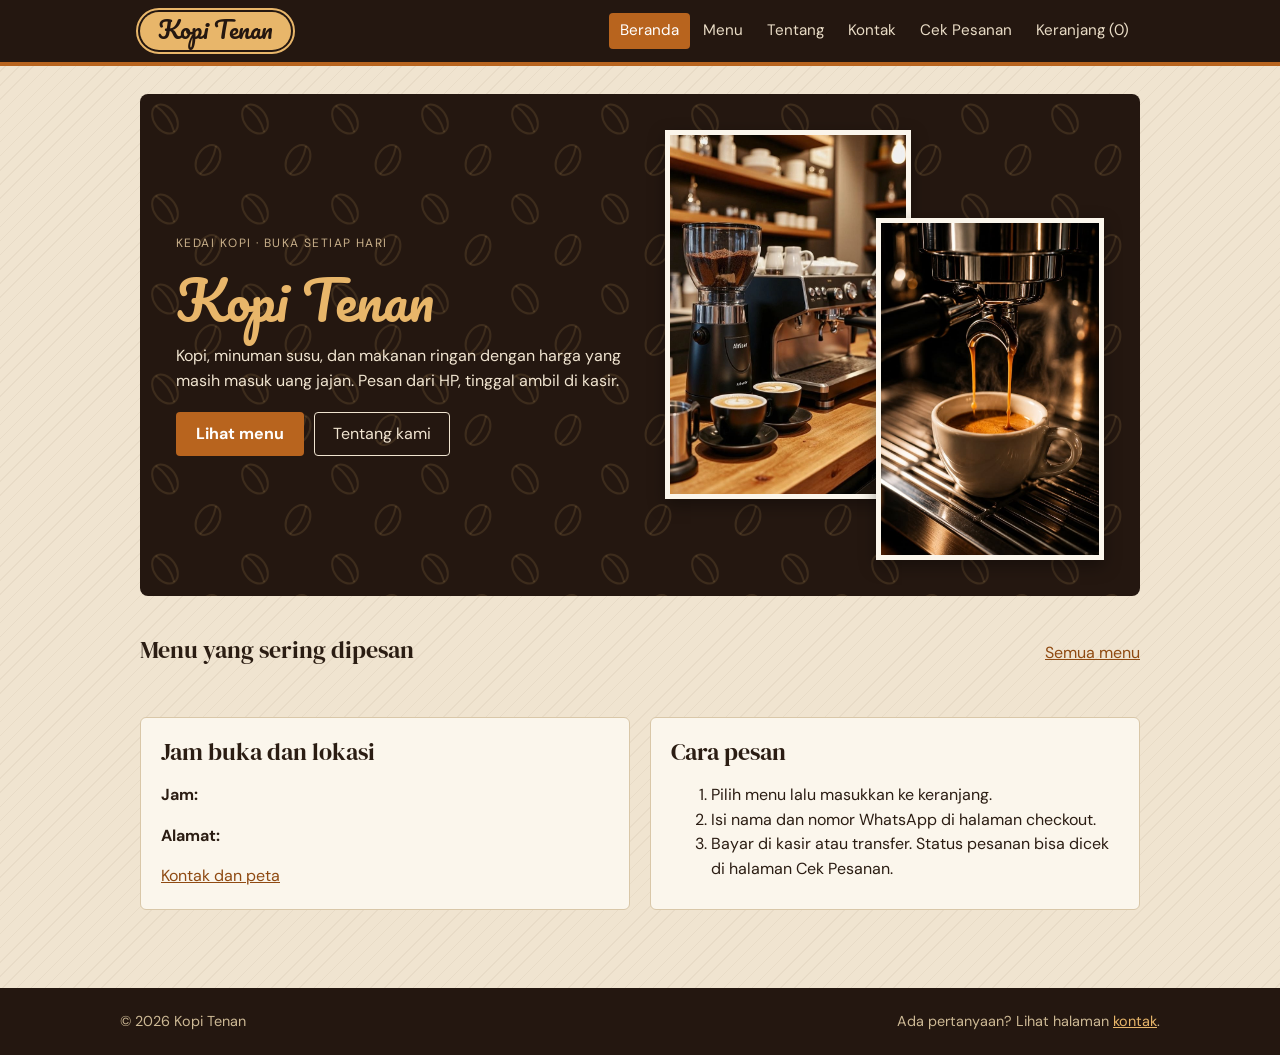
<file: kopitenan/kopitenan/index.html>
<!DOCTYPE html>
<html lang="id">
<head>
  <meta charset="UTF-8">
  <meta name="viewport" content="width=device-width, initial-scale=1.0">
  <title>Beranda | Kopi Tenan</title>
  <link rel="preconnect" href="https://fonts.googleapis.com">
  <link rel="preconnect" href="https://fonts.gstatic.com" crossorigin>
  <link href="https://fonts.googleapis.com/css2?family=DM+Sans:wght@400;500;700&family=DM+Serif+Display&family=Pacifico&display=swap" rel="stylesheet">
  <link rel="stylesheet" href="css/style.css">
</head>
<body data-halaman="index">

  <header class="atas">
    <div class="atas-isi">
      <a href="index.html" class="logo">Kopi Tenan</a>
      <nav>
        <a href="index.html" class="aktif">Beranda</a>
        <a href="menu.html">Menu</a>
        <a href="tentang.html">Tentang</a>
        <a href="kontak.html">Kontak</a>
        <a href="status.html">Cek Pesanan</a>
        <a href="keranjang.html">Keranjang (<span id="jml-keranjang">0</span>)</a>
      </nav>
    </div>
  </header>

  <main>

    <section class="hero">
      <div class="hero-teks">
        <p class="kecil">Kedai kopi &middot; buka setiap hari</p>
        <h1>Kopi Tenan</h1>
        <p>Kopi, minuman susu, dan makanan ringan dengan harga yang masih masuk uang jajan. Pesan dari HP, tinggal ambil di kasir.</p>
        <p class="promo" id="promo-teks"></p>
        <div class="aksi">
          <a class="tombol" href="menu.html">Lihat menu</a>
          <a class="tombol-garis" href="tentang.html">Tentang kami</a>
        </div>
      </div>
      <div class="kolase">
        <img class="satu" src="images/suasana-bar.jpg" alt="Mesin espresso dan grinder di meja bar">
        <img class="dua" src="images/espresso-tuang.jpg" alt="Espresso mengalir ke cangkir">
      </div>
    </section>

    <section class="blok">
      <div class="judul-blok">
        <h2>Menu yang sering dipesan</h2>
        <a href="menu.html">Semua menu</a>
      </div>
      <div class="grid-menu" id="menu-unggulan"></div>
    </section>

    <section class="dua-kolom">
      <div class="panel">
        <h2>Jam buka dan lokasi</h2>
        <p><strong>Jam:</strong> <span id="jam-buka"></span></p>
        <p><strong>Alamat:</strong> <span id="alamat"></span></p>
        <p><a href="kontak.html">Kontak dan peta</a></p>
      </div>
      <div class="panel">
        <h2>Cara pesan</h2>
        <ol>
          <li>Pilih menu lalu masukkan ke keranjang.</li>
          <li>Isi nama dan nomor WhatsApp di halaman checkout.</li>
          <li>Bayar di kasir atau transfer. Status pesanan bisa dicek di halaman Cek Pesanan.</li>
        </ol>
      </div>
    </section>

  </main>

  <footer class="bawah">
    <div class="bawah-isi">
      <span>&copy; 2026 Kopi Tenan</span>
      <span>Ada pertanyaan? Lihat halaman <a href="kontak.html">kontak</a>.</span>
    </div>
  </footer>

  <script src="js/data.js"></script>
  <script src="js/umum.js"></script>
  <script src="js/pelanggan.js"></script>
</body>
</html>
</file>
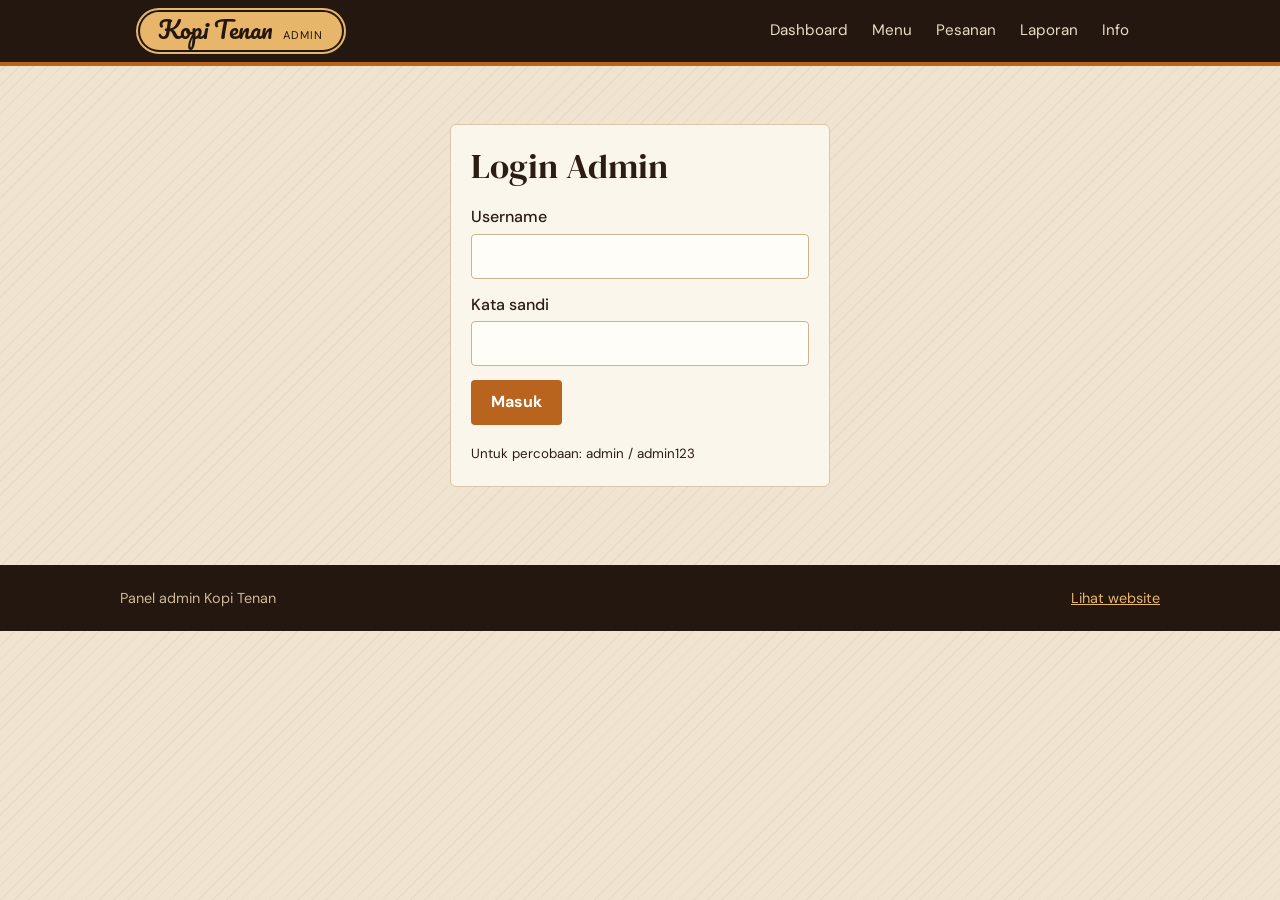
<file: kopitenan/kopitenan/admin-dashboard.html>
<!DOCTYPE html>
<html lang="id">
<head>
  <meta charset="UTF-8">
  <meta name="viewport" content="width=device-width, initial-scale=1.0">
  <title>Dashboard | Kopi Tenan</title>
  <link rel="preconnect" href="https://fonts.googleapis.com">
  <link rel="preconnect" href="https://fonts.gstatic.com" crossorigin>
  <link href="https://fonts.googleapis.com/css2?family=DM+Sans:wght@400;500;700&family=DM+Serif+Display&family=Pacifico&display=swap" rel="stylesheet">
  <link rel="stylesheet" href="css/style.css">
</head>
<body data-halaman="admin-dashboard">

  <header class="atas">
    <div class="atas-isi">
      <a href="admin-dashboard.html" class="logo">Kopi Tenan <small>admin</small></a>
      <nav>
        <a href="admin-dashboard.html" class="aktif">Dashboard</a>
        <a href="admin-menu.html">Menu</a>
        <a href="admin-pesanan.html">Pesanan</a>
        <a href="admin-laporan.html">Laporan</a>
        <a href="admin-info.html">Info</a>
        <a href="#" id="keluar">Keluar</a>
      </nav>
    </div>
  </header>

  <main>
    <h1>Dashboard</h1>
    <div class="stat-grid">
      <div class="stat"><span>Jumlah pesanan</span><strong id="stat-pesanan">0</strong></div>
      <div class="stat"><span>Menunggu konfirmasi</span><strong id="stat-baru">0</strong></div>
      <div class="stat"><span>Total penjualan</span><strong id="stat-omzet">Rp0</strong></div>
    </div>

    <div class="panel" style="margin-bottom:24px">
      <h2>Menu terlaris</h2>
      <ol id="terlaris"></ol>
    </div>

    <h2>Transaksi</h2>
    <div class="tabel-bungkus">
      <table>
        <thead>
          <tr><th>No. pesanan</th><th>Tanggal</th><th>Pemesan</th><th>Status</th><th>Total</th></tr>
        </thead>
        <tbody id="tabel-transaksi"></tbody>
      </table>
    </div>
  </main>

  <footer class="bawah">
    <div class="bawah-isi">
      <span>Panel admin Kopi Tenan</span>
      <a href="index.html">Lihat website</a>
    </div>
  </footer>

  <script src="js/data.js"></script>
  <script src="js/umum.js"></script>
  <script src="js/admin.js"></script>
</body>
</html>
</file>
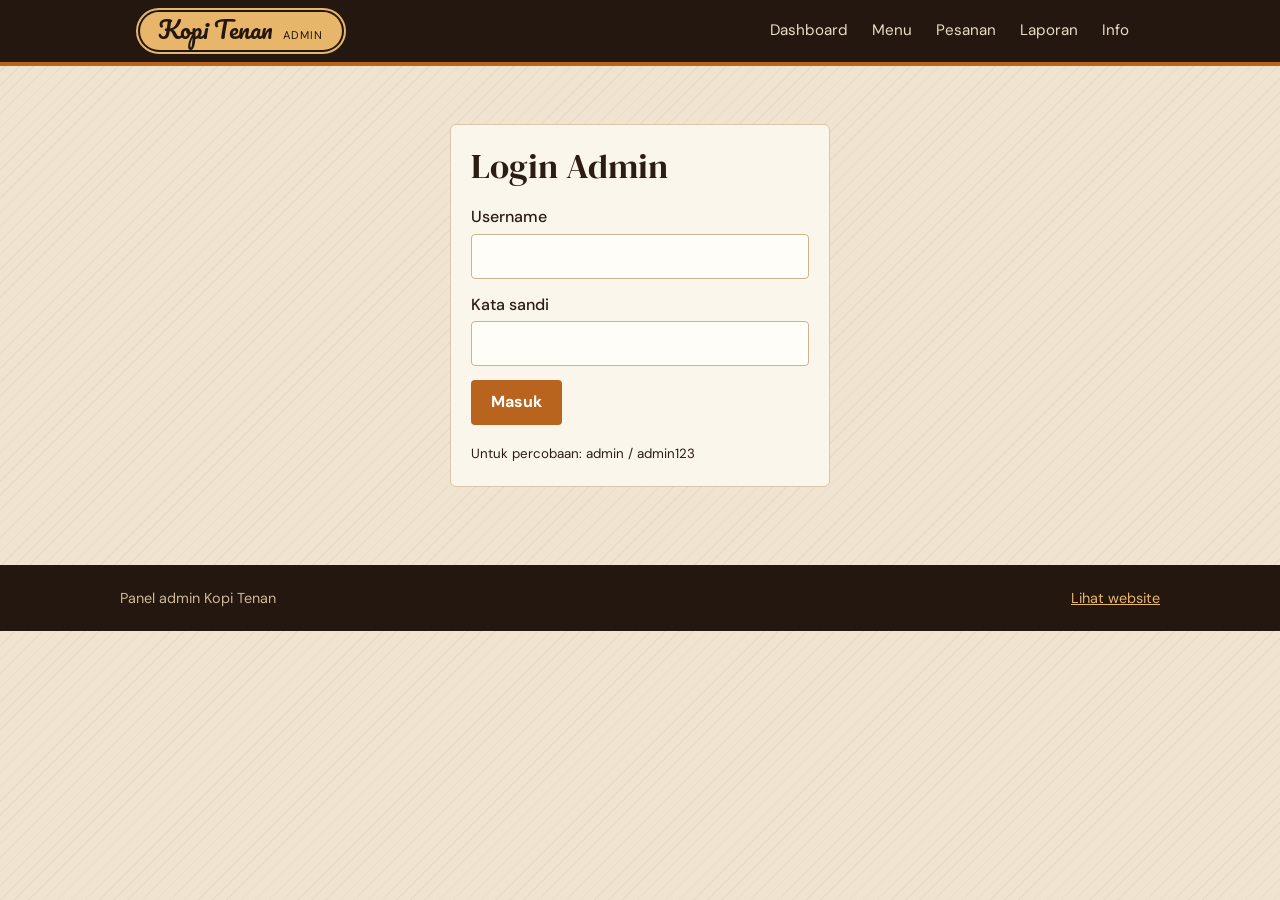
<file: kopitenan/kopitenan/admin-info.html>
<!DOCTYPE html>
<html lang="id">
<head>
  <meta charset="UTF-8">
  <meta name="viewport" content="width=device-width, initial-scale=1.0">
  <title>Info Kedai | Kopi Tenan</title>
  <link rel="preconnect" href="https://fonts.googleapis.com">
  <link rel="preconnect" href="https://fonts.gstatic.com" crossorigin>
  <link href="https://fonts.googleapis.com/css2?family=DM+Sans:wght@400;500;700&family=DM+Serif+Display&family=Pacifico&display=swap" rel="stylesheet">
  <link rel="stylesheet" href="css/style.css">
</head>
<body data-halaman="admin-info">

  <header class="atas">
    <div class="atas-isi">
      <a href="admin-dashboard.html" class="logo">Kopi Tenan <small>admin</small></a>
      <nav>
        <a href="admin-dashboard.html">Dashboard</a>
        <a href="admin-menu.html">Menu</a>
        <a href="admin-pesanan.html">Pesanan</a>
        <a href="admin-laporan.html">Laporan</a>
        <a href="admin-info.html" class="aktif">Info</a>
        <a href="#" id="keluar">Keluar</a>
      </nav>
    </div>
  </header>

  <main>
    <h1>Promo dan Informasi</h1>

    <div class="dua-kolom">
      <form id="form-info" class="panel">
        <h2>Info kedai</h2>
        <label>Teks promo
          <input type="text" name="promo">
        </label>
        <label>Jam buka
          <input type="text" name="jam">
        </label>
        <label>Alamat
          <input type="text" name="alamat">
        </label>
        <label>Nomor WhatsApp (awali 62, tanpa +)
          <input type="text" name="wa">
        </label>
        <label>Username Instagram
          <input type="text" name="instagram">
        </label>
        <button type="submit" class="tombol">Simpan</button>
      </form>

      <form id="form-sandi" class="panel">
        <h2>Ganti kata sandi</h2>
        <label>Kata sandi lama
          <input type="password" name="sandi_lama" required>
        </label>
        <label>Kata sandi baru
          <input type="password" name="sandi_baru" minlength="6" required>
        </label>
        <button type="submit" class="tombol">Ganti</button>
      </form>
    </div>
  </main>

  <footer class="bawah">
    <div class="bawah-isi">
      <span>Panel admin Kopi Tenan</span>
      <a href="index.html">Lihat website</a>
    </div>
  </footer>

  <script src="js/data.js"></script>
  <script src="js/umum.js"></script>
  <script src="js/admin.js"></script>
</body>
</html>
</file>
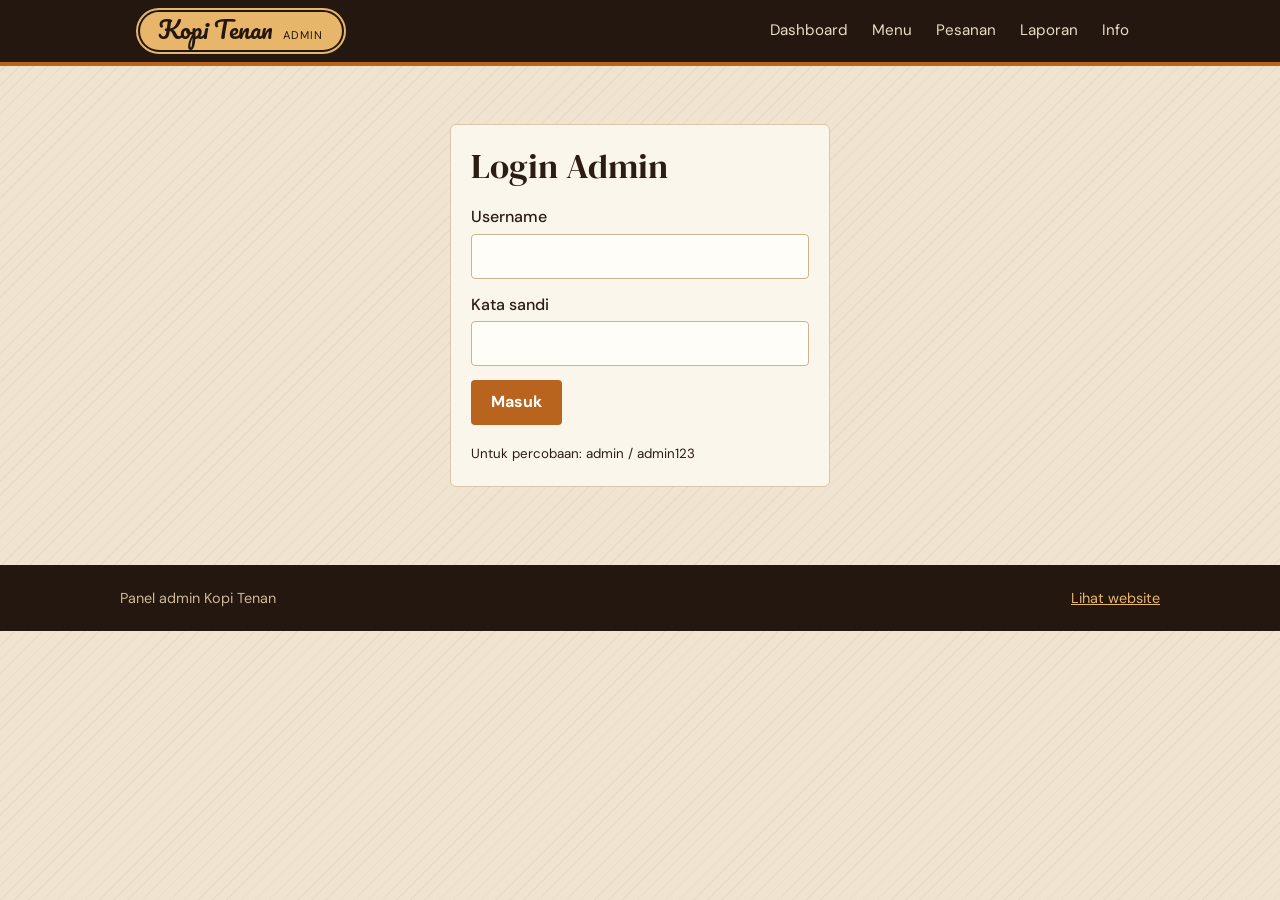
<file: kopitenan/kopitenan/admin-laporan.html>
<!DOCTYPE html>
<html lang="id">
<head>
  <meta charset="UTF-8">
  <meta name="viewport" content="width=device-width, initial-scale=1.0">
  <title>Laporan Penjualan | Kopi Tenan</title>
  <link rel="preconnect" href="https://fonts.googleapis.com">
  <link rel="preconnect" href="https://fonts.gstatic.com" crossorigin>
  <link href="https://fonts.googleapis.com/css2?family=DM+Sans:wght@400;500;700&family=DM+Serif+Display&family=Pacifico&display=swap" rel="stylesheet">
  <link rel="stylesheet" href="css/style.css">
</head>
<body data-halaman="admin-laporan">

  <header class="atas">
    <div class="atas-isi">
      <a href="admin-dashboard.html" class="logo">Kopi Tenan <small>admin</small></a>
      <nav>
        <a href="admin-dashboard.html">Dashboard</a>
        <a href="admin-menu.html">Menu</a>
        <a href="admin-pesanan.html">Pesanan</a>
        <a href="admin-laporan.html" class="aktif">Laporan</a>
        <a href="admin-info.html">Info</a>
        <a href="#" id="keluar">Keluar</a>
      </nav>
    </div>
  </header>

  <main>
    <h1>Laporan Penjualan</h1>

    <label style="max-width:240px">Periode
      <select id="periode">
        <option value="0">Semua</option>
        <option value="1">Hari ini</option>
        <option value="7">7 hari terakhir</option>
        <option value="30">30 hari terakhir</option>
      </select>
    </label>

    <div class="stat-grid">
      <div class="stat"><span>Jumlah pesanan</span><strong id="stat-pesanan">0</strong></div>
      <div class="stat"><span>Menunggu konfirmasi</span><strong id="stat-baru">0</strong></div>
      <div class="stat"><span>Total penjualan</span><strong id="stat-omzet">Rp0</strong></div>
    </div>

    <div class="panel" style="margin-bottom:24px">
      <h2>Menu terlaris</h2>
      <ol id="terlaris"></ol>
    </div>

    <h2>Transaksi</h2>
    <div class="tabel-bungkus">
      <table>
        <thead>
          <tr><th>No. pesanan</th><th>Tanggal</th><th>Pemesan</th><th>Status</th><th>Total</th></tr>
        </thead>
        <tbody id="tabel-transaksi"></tbody>
      </table>
    </div>
  </main>

  <footer class="bawah">
    <div class="bawah-isi">
      <span>Panel admin Kopi Tenan</span>
      <a href="index.html">Lihat website</a>
    </div>
  </footer>

  <script src="js/data.js"></script>
  <script src="js/umum.js"></script>
  <script src="js/admin.js"></script>
</body>
</html>
</file>
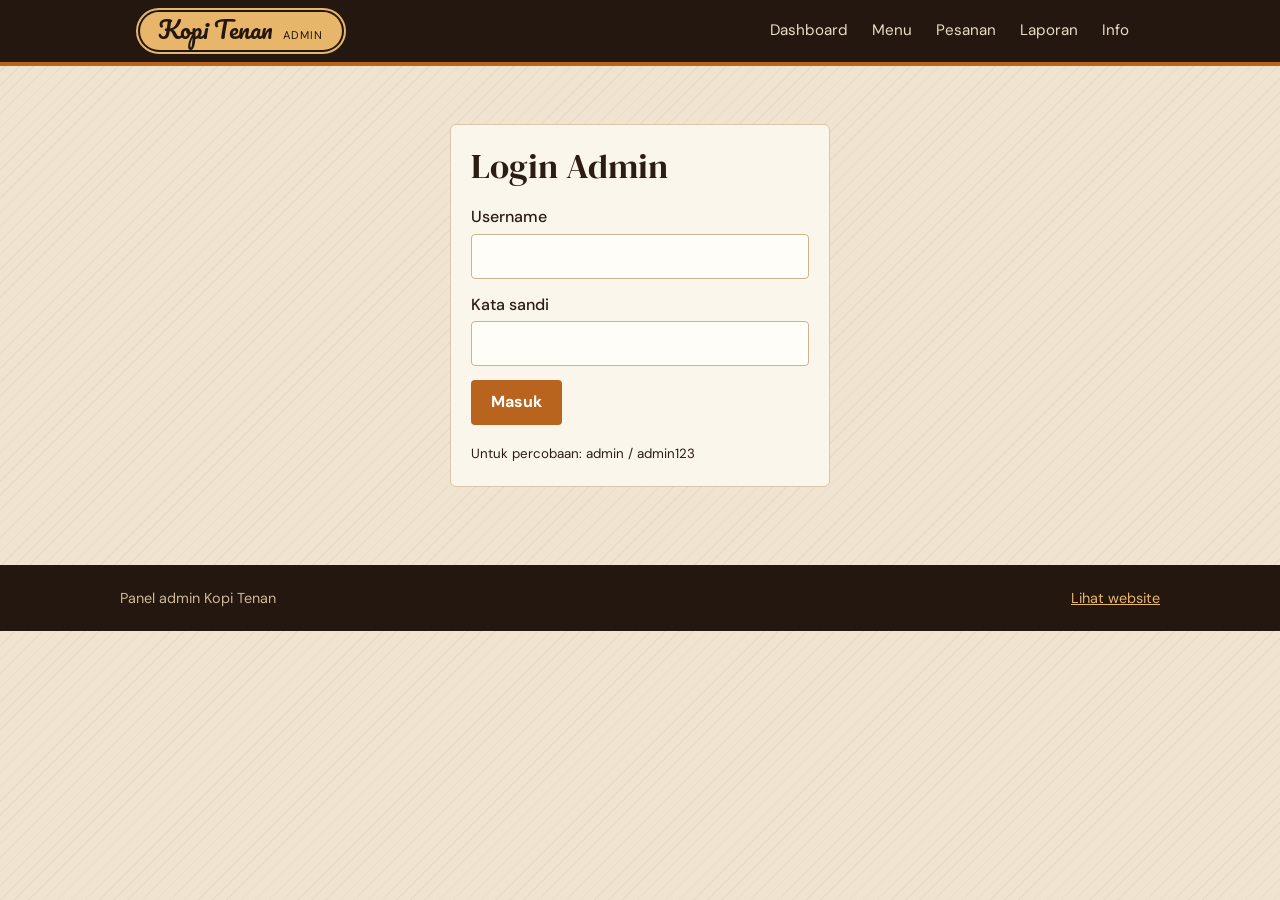
<file: kopitenan/kopitenan/admin-login.html>
<!DOCTYPE html>
<html lang="id">
<head>
  <meta charset="UTF-8">
  <meta name="viewport" content="width=device-width, initial-scale=1.0">
  <title>Login Admin | Kopi Tenan</title>
  <link rel="preconnect" href="https://fonts.googleapis.com">
  <link rel="preconnect" href="https://fonts.gstatic.com" crossorigin>
  <link href="https://fonts.googleapis.com/css2?family=DM+Sans:wght@400;500;700&family=DM+Serif+Display&family=Pacifico&display=swap" rel="stylesheet">
  <link rel="stylesheet" href="css/style.css">
</head>
<body data-halaman="admin-login">

  <header class="atas">
    <div class="atas-isi">
      <a href="index.html" class="logo">Kopi Tenan <small>admin</small></a>
      <nav>
        <a href="admin-dashboard.html">Dashboard</a>
        <a href="admin-menu.html">Menu</a>
        <a href="admin-pesanan.html">Pesanan</a>
        <a href="admin-laporan.html">Laporan</a>
        <a href="admin-info.html">Info</a>
      </nav>
    </div>
  </header>

  <main>
    <form id="form-login" class="panel kotak-sempit">
      <h1>Login Admin</h1>

      <label>Username
        <input type="text" name="username" autocomplete="username" required>
      </label>

      <label>Kata sandi
        <input type="password" name="sandi" autocomplete="current-password" required>
      </label>

      <p class="galat" id="pesan-login" hidden>Username atau kata sandi salah.</p>
      <button type="submit" class="tombol">Masuk</button>
      <p><small>Untuk percobaan: admin / admin123</small></p>
    </form>
  </main>

  <footer class="bawah">
    <div class="bawah-isi">
      <span>Panel admin Kopi Tenan</span>
      <a href="index.html">Lihat website</a>
    </div>
  </footer>

  <script src="js/data.js"></script>
  <script src="js/umum.js"></script>
  <script src="js/admin.js"></script>
</body>
</html>
</file>
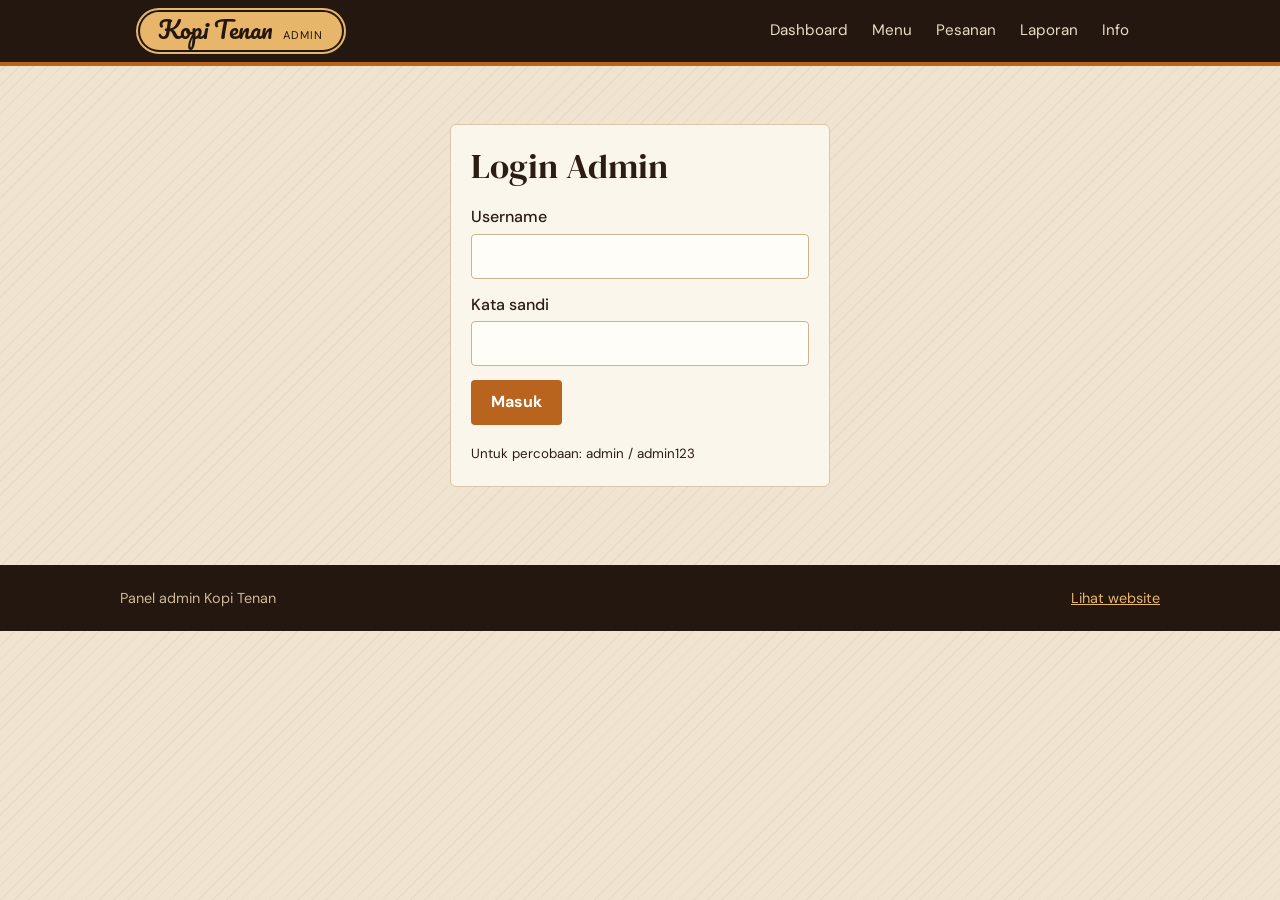
<file: kopitenan/kopitenan/admin-menu.html>
<!DOCTYPE html>
<html lang="id">
<head>
  <meta charset="UTF-8">
  <meta name="viewport" content="width=device-width, initial-scale=1.0">
  <title>Kelola Menu | Kopi Tenan</title>
  <link rel="preconnect" href="https://fonts.googleapis.com">
  <link rel="preconnect" href="https://fonts.gstatic.com" crossorigin>
  <link href="https://fonts.googleapis.com/css2?family=DM+Sans:wght@400;500;700&family=DM+Serif+Display&family=Pacifico&display=swap" rel="stylesheet">
  <link rel="stylesheet" href="css/style.css">
</head>
<body data-halaman="admin-menu">

  <header class="atas">
    <div class="atas-isi">
      <a href="admin-dashboard.html" class="logo">Kopi Tenan <small>admin</small></a>
      <nav>
        <a href="admin-dashboard.html">Dashboard</a>
        <a href="admin-menu.html" class="aktif">Menu</a>
        <a href="admin-pesanan.html">Pesanan</a>
        <a href="admin-laporan.html">Laporan</a>
        <a href="admin-info.html">Info</a>
        <a href="#" id="keluar">Keluar</a>
      </nav>
    </div>
  </header>

  <main>
    <h1>Kelola Menu</h1>

    <form id="form-menu" class="panel" style="margin-bottom:28px">
      <h2 id="judul-form">Tambah menu</h2>
      <input type="hidden" name="id_menu" value="">

      <label>Nama menu
        <input type="text" name="nama" required>
      </label>

      <label>Kategori
        <select name="kategori">
          <option>Kopi</option>
          <option>Non-Kopi</option>
          <option>Makanan</option>
          <option>Camilan</option>
        </select>
      </label>

      <label>Harga (Rp)
        <input type="number" name="harga" min="0" step="500" required>
      </label>

      <label>Foto (lokasi file, contoh: images/espresso.jpg)
        <input type="text" name="foto">
      </label>

      <label>Deskripsi
        <textarea name="deskripsi" rows="2"></textarea>
      </label>

      <label class="pilihan"><input type="checkbox" name="ukuran">Ada pilihan ukuran (Reguler / Besar)</label>
      <label class="pilihan"><input type="checkbox" name="unggulan">Tampilkan di beranda</label>

      <button type="submit" class="tombol">Simpan</button>
      <button type="button" class="tombol-garis" id="batal-ubah">Batal</button>
    </form>

    <div class="tabel-bungkus">
      <table>
        <thead>
          <tr><th>Menu</th><th>Kategori</th><th>Harga</th><th>Status</th><th>Aksi</th></tr>
        </thead>
        <tbody id="tabel-menu"></tbody>
      </table>
    </div>
  </main>

  <footer class="bawah">
    <div class="bawah-isi">
      <span>Panel admin Kopi Tenan</span>
      <a href="index.html">Lihat website</a>
    </div>
  </footer>

  <script src="js/data.js"></script>
  <script src="js/umum.js"></script>
  <script src="js/admin.js"></script>
</body>
</html>
</file>
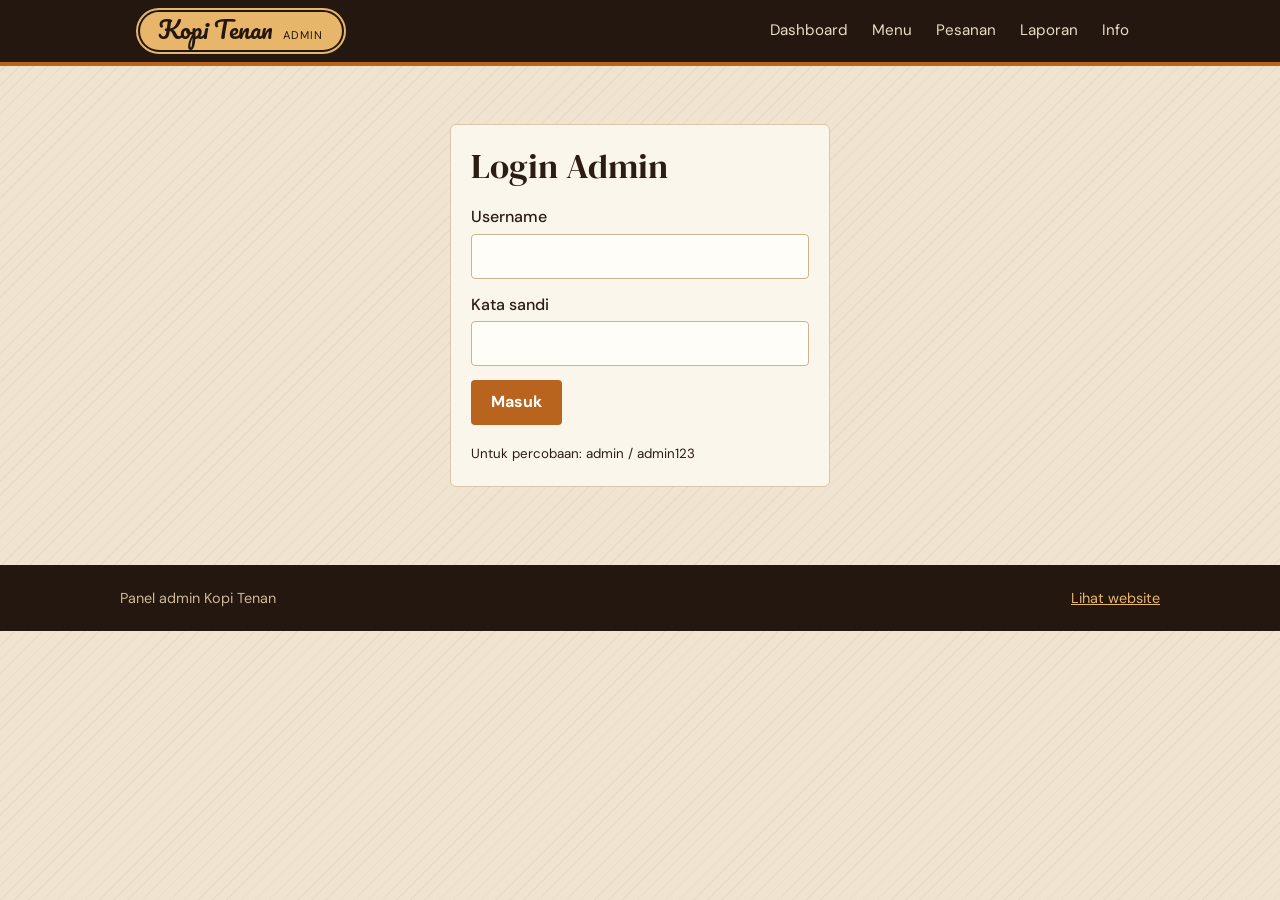
<file: kopitenan/kopitenan/admin-pesanan.html>
<!DOCTYPE html>
<html lang="id">
<head>
  <meta charset="UTF-8">
  <meta name="viewport" content="width=device-width, initial-scale=1.0">
  <title>Kelola Pesanan | Kopi Tenan</title>
  <link rel="preconnect" href="https://fonts.googleapis.com">
  <link rel="preconnect" href="https://fonts.gstatic.com" crossorigin>
  <link href="https://fonts.googleapis.com/css2?family=DM+Sans:wght@400;500;700&family=DM+Serif+Display&family=Pacifico&display=swap" rel="stylesheet">
  <link rel="stylesheet" href="css/style.css">
</head>
<body data-halaman="admin-pesanan">

  <header class="atas">
    <div class="atas-isi">
      <a href="admin-dashboard.html" class="logo">Kopi Tenan <small>admin</small></a>
      <nav>
        <a href="admin-dashboard.html">Dashboard</a>
        <a href="admin-menu.html">Menu</a>
        <a href="admin-pesanan.html" class="aktif">Pesanan</a>
        <a href="admin-laporan.html">Laporan</a>
        <a href="admin-info.html">Info</a>
        <a href="#" id="keluar">Keluar</a>
      </nav>
    </div>
  </header>

  <main>
    <h1>Kelola Pesanan</h1>
    <p class="catatan">Ubah status lewat menu di tiap pesanan. Perubahan langsung tersimpan.</p>
    <div id="daftar-pesanan"></div>
  </main>

  <footer class="bawah">
    <div class="bawah-isi">
      <span>Panel admin Kopi Tenan</span>
      <a href="index.html">Lihat website</a>
    </div>
  </footer>

  <script src="js/data.js"></script>
  <script src="js/umum.js"></script>
  <script src="js/admin.js"></script>
</body>
</html>
</file>
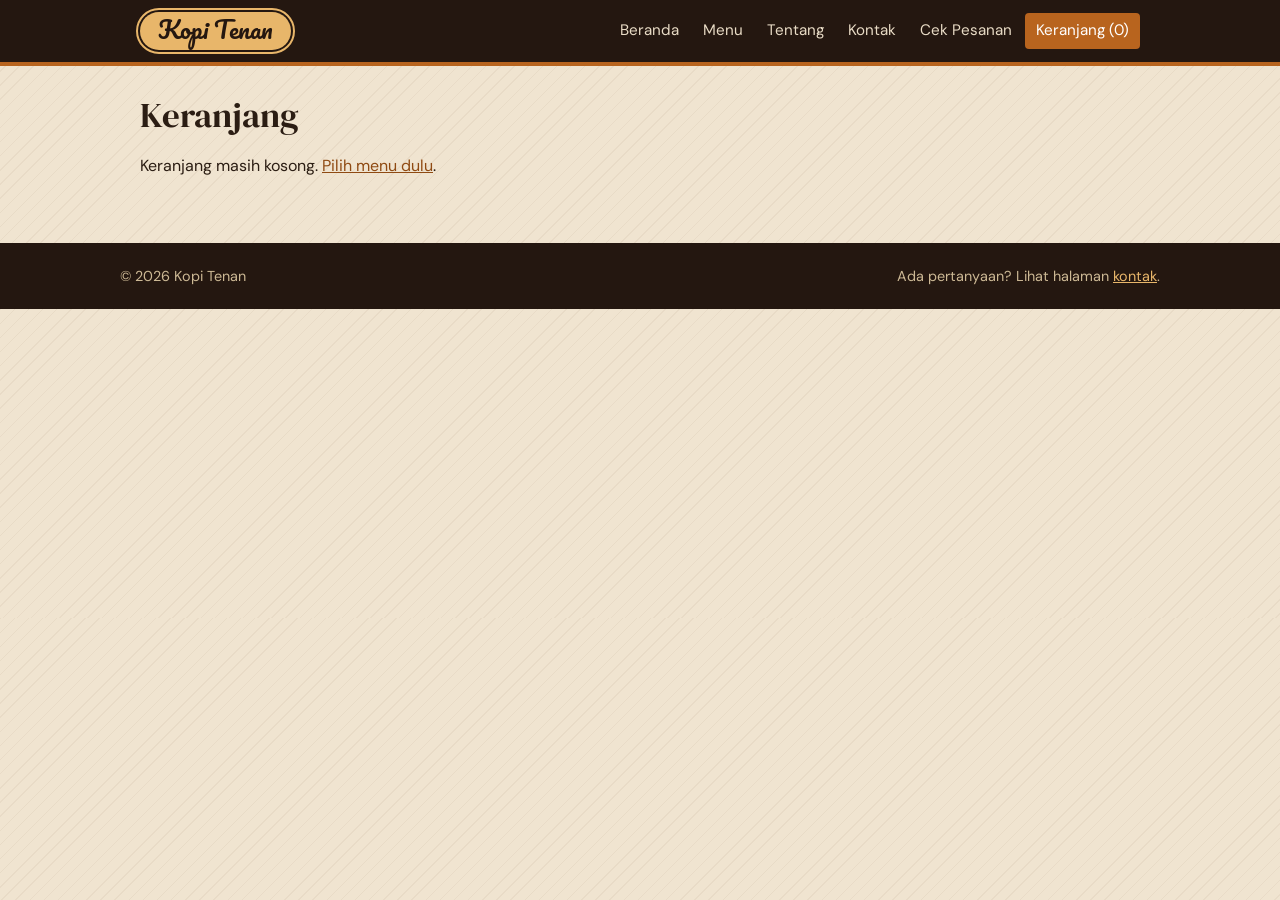
<file: kopitenan/kopitenan/checkout.html>
<!DOCTYPE html>
<html lang="id">
<head>
  <meta charset="UTF-8">
  <meta name="viewport" content="width=device-width, initial-scale=1.0">
  <title>Checkout | Kopi Tenan</title>
  <link rel="preconnect" href="https://fonts.googleapis.com">
  <link rel="preconnect" href="https://fonts.gstatic.com" crossorigin>
  <link href="https://fonts.googleapis.com/css2?family=DM+Sans:wght@400;500;700&family=DM+Serif+Display&family=Pacifico&display=swap" rel="stylesheet">
  <link rel="stylesheet" href="css/style.css">
</head>
<body data-halaman="checkout">

  <header class="atas">
    <div class="atas-isi">
      <a href="index.html" class="logo">Kopi Tenan</a>
      <nav>
        <a href="index.html">Beranda</a>
        <a href="menu.html">Menu</a>
        <a href="tentang.html">Tentang</a>
        <a href="kontak.html">Kontak</a>
        <a href="status.html">Cek Pesanan</a>
        <a href="keranjang.html" class="aktif">Keranjang (<span id="jml-keranjang">0</span>)</a>
      </nav>
    </div>
  </header>

  <main>
    <h1>Checkout</h1>

    <div class="checkout">
      <form id="form-pesan" class="panel">
        <label>Nama pemesan
          <input type="text" name="nama" required>
        </label>

        <label>Nomor WhatsApp
          <input type="tel" name="hp" placeholder="08xxxxxxxxxx" required>
        </label>

        <fieldset>
          <legend>Pengambilan</legend>
          <label class="pilihan"><input type="radio" name="pengambilan" value="Ambil di kasir" checked>Ambil di kasir</label>
          <label class="pilihan"><input type="radio" name="pengambilan" value="Makan di tempat">Makan di tempat</label>
        </fieldset>

        <fieldset>
          <legend>Pembayaran</legend>
          <label class="pilihan"><input type="radio" name="pembayaran" value="Bayar di kasir" checked>Bayar di kasir</label>
          <label class="pilihan"><input type="radio" name="pembayaran" value="Transfer bank">Transfer bank</label>
        </fieldset>

        <p id="info-transfer" hidden>
          Transfer ke BCA 1234567890 a.n. Kopi Tenan, lalu tunjukkan bukti transfer ke kasir.
        </p>

        <label>Catatan (boleh kosong)
          <textarea name="catatan" rows="3" placeholder="Contoh: es dipisah, tidak pakai gula"></textarea>
        </label>

        <button type="submit" class="tombol">Konfirmasi pesanan</button>
      </form>

      <aside class="panel">
        <h2>Ringkasan</h2>
        <div id="ringkasan-item"></div>
        <div class="baris-ringkas"><span>Subtotal</span><span id="co-subtotal"></span></div>
        <div class="baris-ringkas"><span>Biaya layanan (5%)</span><span id="co-layanan"></span></div>
        <div class="baris-ringkas total"><span>Total</span><span id="co-total"></span></div>
      </aside>
    </div>
  </main>

  <footer class="bawah">
    <div class="bawah-isi">
      <span>&copy; 2026 Kopi Tenan</span>
      <span>Ada pertanyaan? Lihat halaman <a href="kontak.html">kontak</a>.</span>
    </div>
  </footer>

  <script src="js/data.js"></script>
  <script src="js/umum.js"></script>
  <script src="js/pelanggan.js"></script>
</body>
</html>
</file>
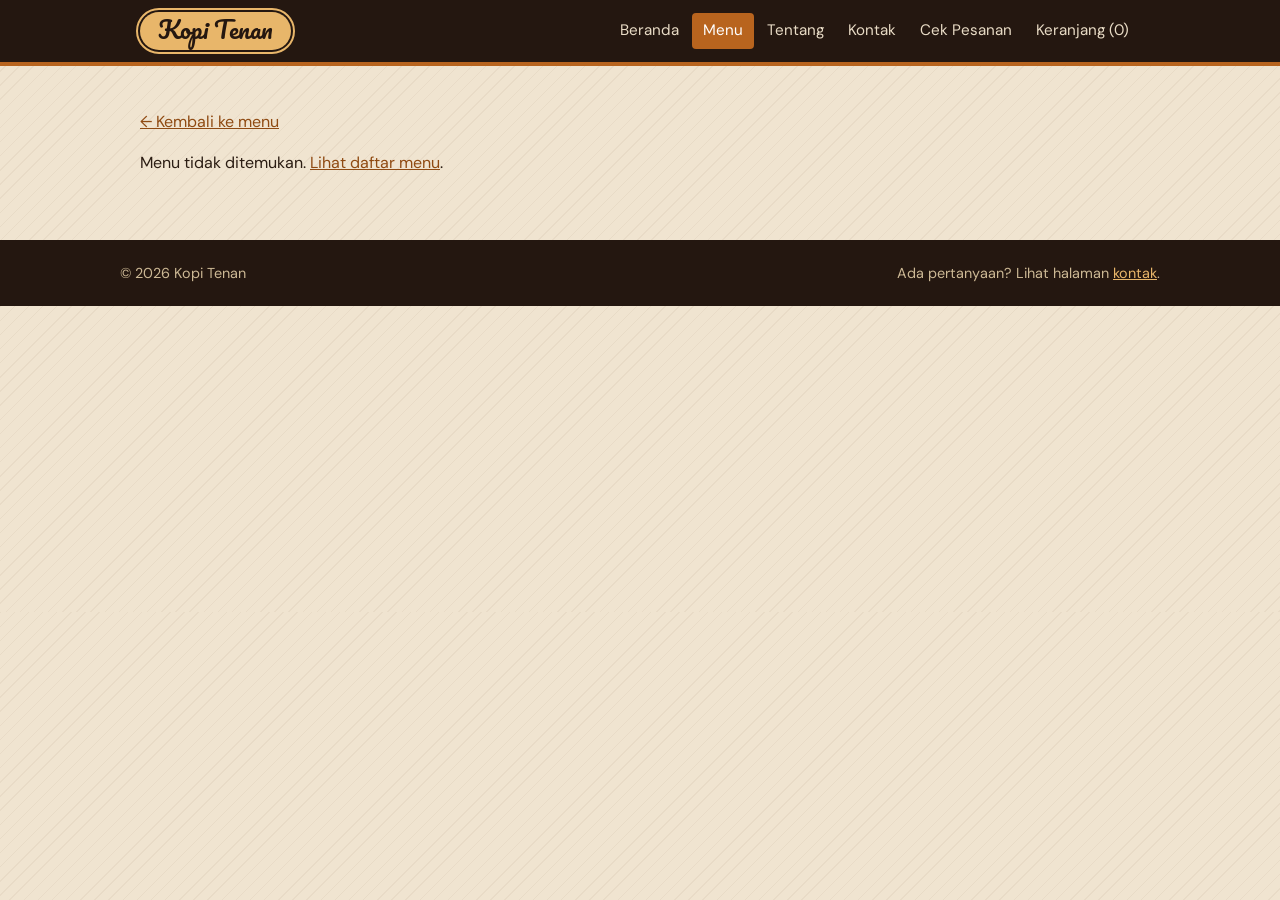
<file: kopitenan/kopitenan/detail.html>
<!DOCTYPE html>
<html lang="id">
<head>
  <meta charset="UTF-8">
  <meta name="viewport" content="width=device-width, initial-scale=1.0">
  <title>Detail Menu | Kopi Tenan</title>
  <link rel="preconnect" href="https://fonts.googleapis.com">
  <link rel="preconnect" href="https://fonts.gstatic.com" crossorigin>
  <link href="https://fonts.googleapis.com/css2?family=DM+Sans:wght@400;500;700&family=DM+Serif+Display&family=Pacifico&display=swap" rel="stylesheet">
  <link rel="stylesheet" href="css/style.css">
</head>
<body data-halaman="detail">

  <header class="atas">
    <div class="atas-isi">
      <a href="index.html" class="logo">Kopi Tenan</a>
      <nav>
        <a href="index.html">Beranda</a>
        <a href="menu.html" class="aktif">Menu</a>
        <a href="tentang.html">Tentang</a>
        <a href="kontak.html">Kontak</a>
        <a href="status.html">Cek Pesanan</a>
        <a href="keranjang.html">Keranjang (<span id="jml-keranjang">0</span>)</a>
      </nav>
    </div>
  </header>

  <main>
    <p><a href="menu.html">&larr; Kembali ke menu</a></p>

    <section class="detail" id="detail-isi">
      <div class="detail-foto" id="foto-detail"></div>
      <div>
        <span class="kategori" id="kategori-menu"></span>
        <h1 id="nama-menu"></h1>
        <p id="deskripsi-menu"></p>
        <p class="harga-besar" id="harga-menu"></p>

        <div id="blok-ukuran">
          <label>Ukuran
            <select id="ukuran">
              <option value="Reguler">Reguler</option>
              <option value="Besar">Besar (+Rp3.000)</option>
            </select>
          </label>
        </div>

        <label>Jumlah
          <input type="number" id="jumlah" min="1" value="1">
        </label>

        <button class="tombol" id="tombol-tambah">Masukkan ke keranjang</button>
      </div>
    </section>

    <p id="detail-kosong" hidden>Menu tidak ditemukan. <a href="menu.html">Lihat daftar menu</a>.</p>
  </main>

  <footer class="bawah">
    <div class="bawah-isi">
      <span>&copy; 2026 Kopi Tenan</span>
      <span>Ada pertanyaan? Lihat halaman <a href="kontak.html">kontak</a>.</span>
    </div>
  </footer>

  <script src="js/data.js"></script>
  <script src="js/umum.js"></script>
  <script src="js/pelanggan.js"></script>
</body>
</html>
</file>
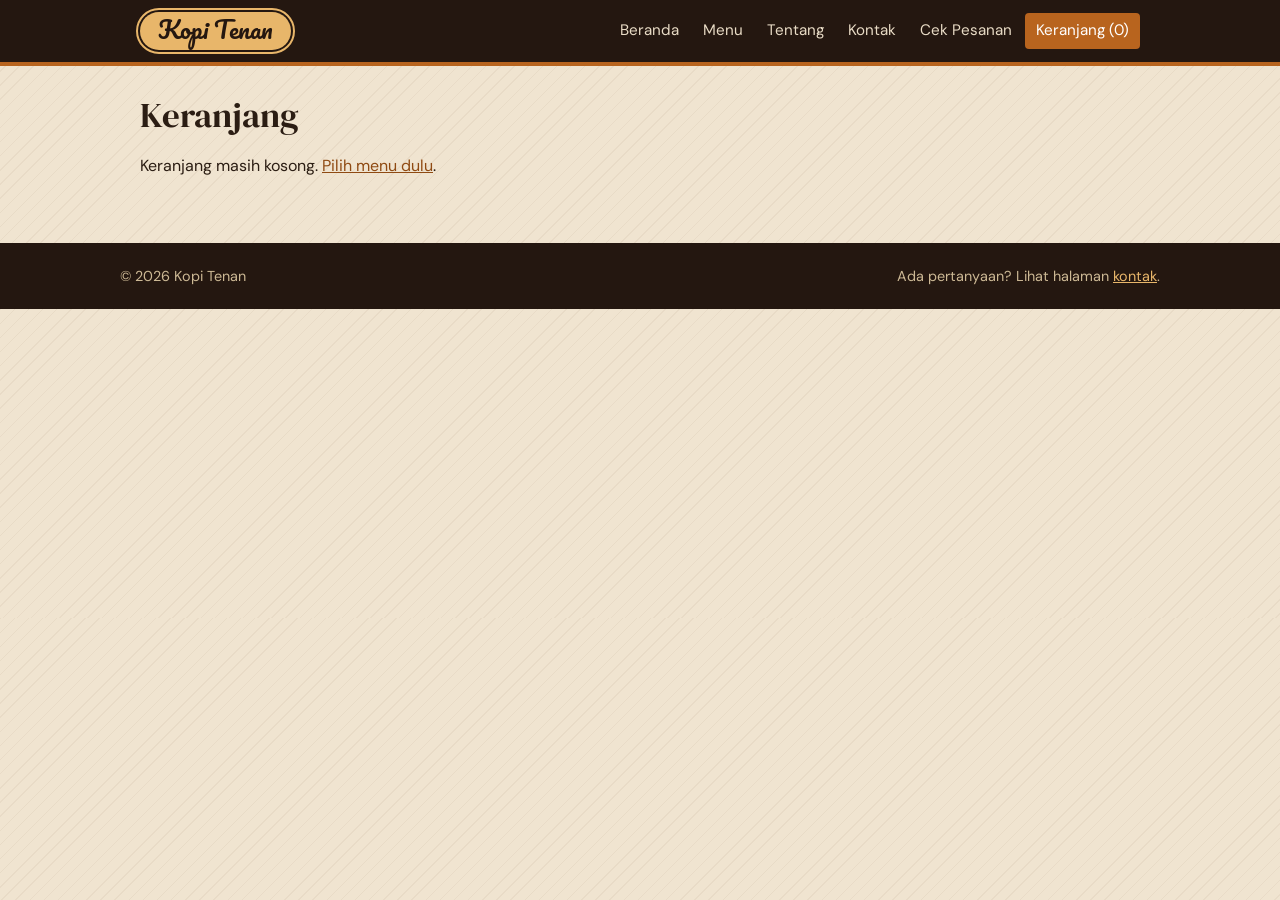
<file: kopitenan/kopitenan/keranjang.html>
<!DOCTYPE html>
<html lang="id">
<head>
  <meta charset="UTF-8">
  <meta name="viewport" content="width=device-width, initial-scale=1.0">
  <title>Keranjang | Kopi Tenan</title>
  <link rel="preconnect" href="https://fonts.googleapis.com">
  <link rel="preconnect" href="https://fonts.gstatic.com" crossorigin>
  <link href="https://fonts.googleapis.com/css2?family=DM+Sans:wght@400;500;700&family=DM+Serif+Display&family=Pacifico&display=swap" rel="stylesheet">
  <link rel="stylesheet" href="css/style.css">
</head>
<body data-halaman="keranjang">

  <header class="atas">
    <div class="atas-isi">
      <a href="index.html" class="logo">Kopi Tenan</a>
      <nav>
        <a href="index.html">Beranda</a>
        <a href="menu.html">Menu</a>
        <a href="tentang.html">Tentang</a>
        <a href="kontak.html">Kontak</a>
        <a href="status.html">Cek Pesanan</a>
        <a href="keranjang.html" class="aktif">Keranjang (<span id="jml-keranjang">0</span>)</a>
      </nav>
    </div>
  </header>

  <main>
    <h1>Keranjang</h1>

    <div id="keranjang-isi">
      <div class="tabel-bungkus">
        <table>
          <thead>
            <tr>
              <th>Menu</th>
              <th>Ukuran</th>
              <th>Harga</th>
              <th>Jumlah</th>
              <th>Subtotal</th>
              <th></th>
            </tr>
          </thead>
          <tbody id="baris-keranjang"></tbody>
        </table>
      </div>

      <div class="panel ringkasan">
        <div class="baris-ringkas"><span>Subtotal</span><span id="k-subtotal"></span></div>
        <div class="baris-ringkas"><span>Biaya layanan (5%)</span><span id="k-layanan"></span></div>
        <div class="baris-ringkas total"><span>Total</span><span id="k-total"></span></div>
        <p><a class="tombol" href="checkout.html">Lanjut ke checkout</a></p>
        <a href="menu.html">Tambah menu lain</a>
      </div>
    </div>

    <p id="keranjang-kosong" hidden>Keranjang masih kosong. <a href="menu.html">Pilih menu dulu</a>.</p>
  </main>

  <footer class="bawah">
    <div class="bawah-isi">
      <span>&copy; 2026 Kopi Tenan</span>
      <span>Ada pertanyaan? Lihat halaman <a href="kontak.html">kontak</a>.</span>
    </div>
  </footer>

  <script src="js/data.js"></script>
  <script src="js/umum.js"></script>
  <script src="js/pelanggan.js"></script>
</body>
</html>
</file>
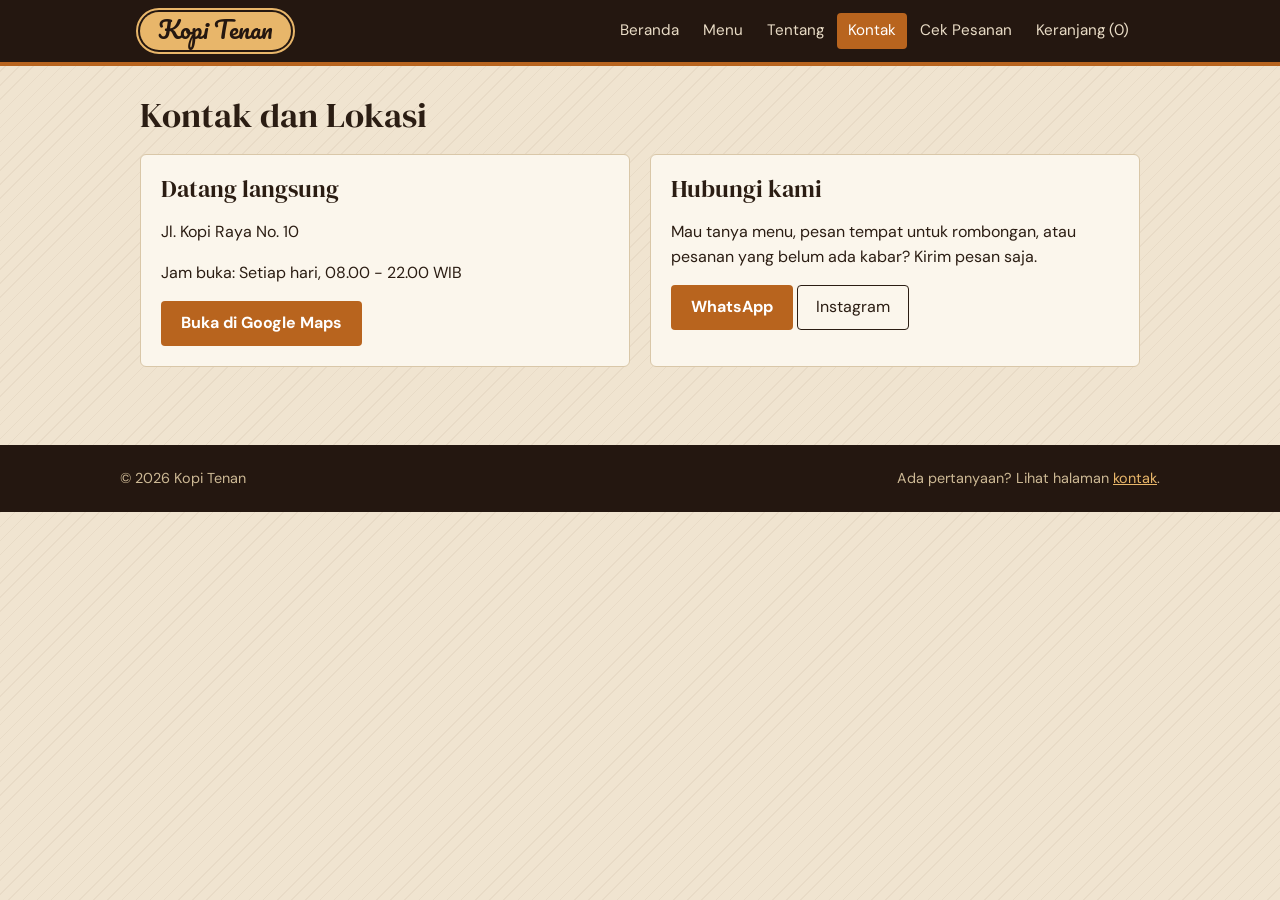
<file: kopitenan/kopitenan/kontak.html>
<!DOCTYPE html>
<html lang="id">
<head>
  <meta charset="UTF-8">
  <meta name="viewport" content="width=device-width, initial-scale=1.0">
  <title>Kontak dan Lokasi | Kopi Tenan</title>
  <link rel="preconnect" href="https://fonts.googleapis.com">
  <link rel="preconnect" href="https://fonts.gstatic.com" crossorigin>
  <link href="https://fonts.googleapis.com/css2?family=DM+Sans:wght@400;500;700&family=DM+Serif+Display&family=Pacifico&display=swap" rel="stylesheet">
  <link rel="stylesheet" href="css/style.css">
</head>
<body data-halaman="kontak">

  <header class="atas">
    <div class="atas-isi">
      <a href="index.html" class="logo">Kopi Tenan</a>
      <nav>
        <a href="index.html">Beranda</a>
        <a href="menu.html">Menu</a>
        <a href="tentang.html">Tentang</a>
        <a href="kontak.html" class="aktif">Kontak</a>
        <a href="status.html">Cek Pesanan</a>
        <a href="keranjang.html">Keranjang (<span id="jml-keranjang">0</span>)</a>
      </nav>
    </div>
  </header>

  <main>
    <h1>Kontak dan Lokasi</h1>

    <div class="dua-kolom">
      <div class="panel">
        <h2>Datang langsung</h2>
        <p id="kontak-alamat"></p>
        <p>Jam buka: <span id="kontak-jam"></span></p>
        <a class="tombol" id="tautan-peta" href="#" target="_blank" rel="noopener">Buka di Google Maps</a>
      </div>
      <div class="panel">
        <h2>Hubungi kami</h2>
        <p>Mau tanya menu, pesan tempat untuk rombongan, atau pesanan yang belum ada kabar? Kirim pesan saja.</p>
        <p>
          <a class="tombol" id="tautan-wa" href="#" target="_blank" rel="noopener">WhatsApp</a>
          <a class="tombol-garis" id="tautan-ig" href="#" target="_blank" rel="noopener">Instagram</a>
        </p>
      </div>
    </div>
  </main>

  <footer class="bawah">
    <div class="bawah-isi">
      <span>&copy; 2026 Kopi Tenan</span>
      <span>Ada pertanyaan? Lihat halaman <a href="kontak.html">kontak</a>.</span>
    </div>
  </footer>

  <script src="js/data.js"></script>
  <script src="js/umum.js"></script>
  <script src="js/pelanggan.js"></script>
</body>
</html>
</file>
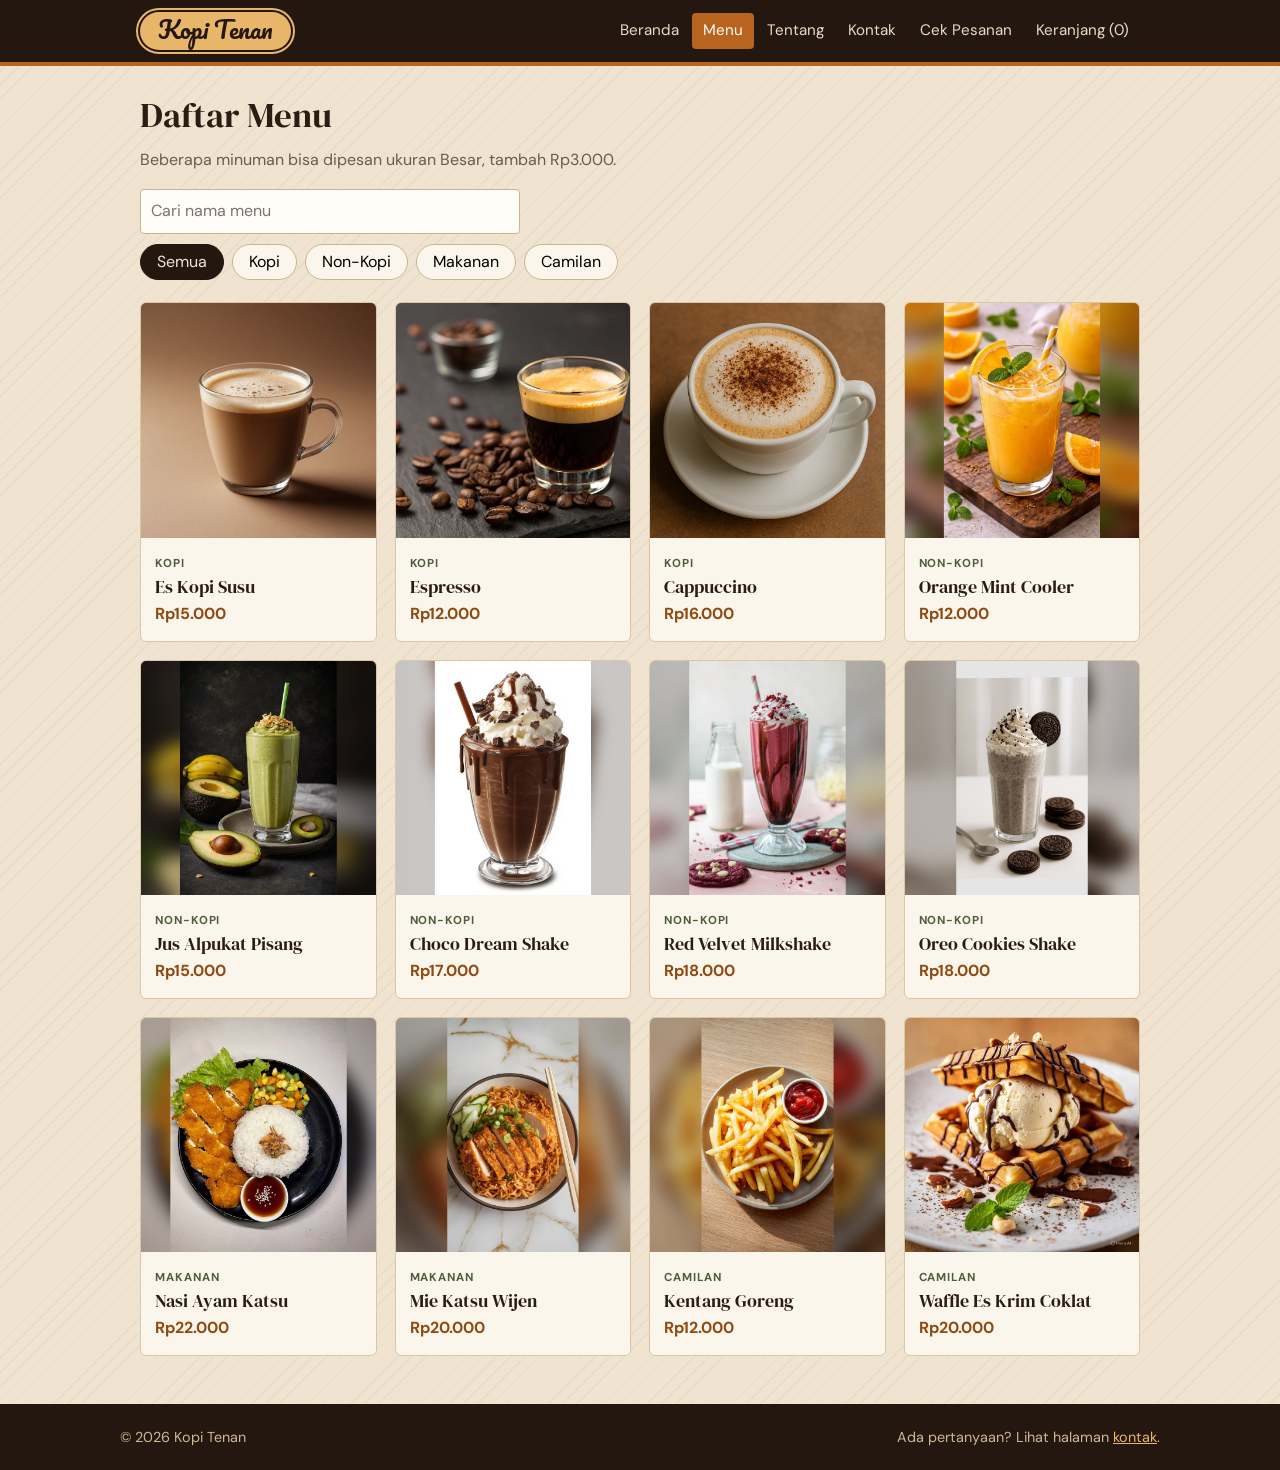
<file: kopitenan/kopitenan/menu.html>
<!DOCTYPE html>
<html lang="id">
<head>
  <meta charset="UTF-8">
  <meta name="viewport" content="width=device-width, initial-scale=1.0">
  <title>Menu | Kopi Tenan</title>
  <link rel="preconnect" href="https://fonts.googleapis.com">
  <link rel="preconnect" href="https://fonts.gstatic.com" crossorigin>
  <link href="https://fonts.googleapis.com/css2?family=DM+Sans:wght@400;500;700&family=DM+Serif+Display&family=Pacifico&display=swap" rel="stylesheet">
  <link rel="stylesheet" href="css/style.css">
</head>
<body data-halaman="menu">

  <header class="atas">
    <div class="atas-isi">
      <a href="index.html" class="logo">Kopi Tenan</a>
      <nav>
        <a href="index.html">Beranda</a>
        <a href="menu.html" class="aktif">Menu</a>
        <a href="tentang.html">Tentang</a>
        <a href="kontak.html">Kontak</a>
        <a href="status.html">Cek Pesanan</a>
        <a href="keranjang.html">Keranjang (<span id="jml-keranjang">0</span>)</a>
      </nav>
    </div>
  </header>

  <main>
    <h1>Daftar Menu</h1>
    <p class="catatan">Beberapa minuman bisa dipesan ukuran Besar, tambah Rp3.000.</p>

    <div class="bar-cari">
      <input type="search" id="cari" placeholder="Cari nama menu">
      <div class="chips">
        <button class="chip aktif" data-kategori="Semua">Semua</button>
        <button class="chip" data-kategori="Kopi">Kopi</button>
        <button class="chip" data-kategori="Non-Kopi">Non-Kopi</button>
        <button class="chip" data-kategori="Makanan">Makanan</button>
        <button class="chip" data-kategori="Camilan">Camilan</button>
      </div>
    </div>

    <div class="grid-menu" id="daftar-menu"></div>
    <p id="menu-kosong" hidden>Menu yang dicari tidak ketemu. Coba kata lain.</p>
  </main>

  <footer class="bawah">
    <div class="bawah-isi">
      <span>&copy; 2026 Kopi Tenan</span>
      <span>Ada pertanyaan? Lihat halaman <a href="kontak.html">kontak</a>.</span>
    </div>
  </footer>

  <script src="js/data.js"></script>
  <script src="js/umum.js"></script>
  <script src="js/pelanggan.js"></script>
</body>
</html>
</file>
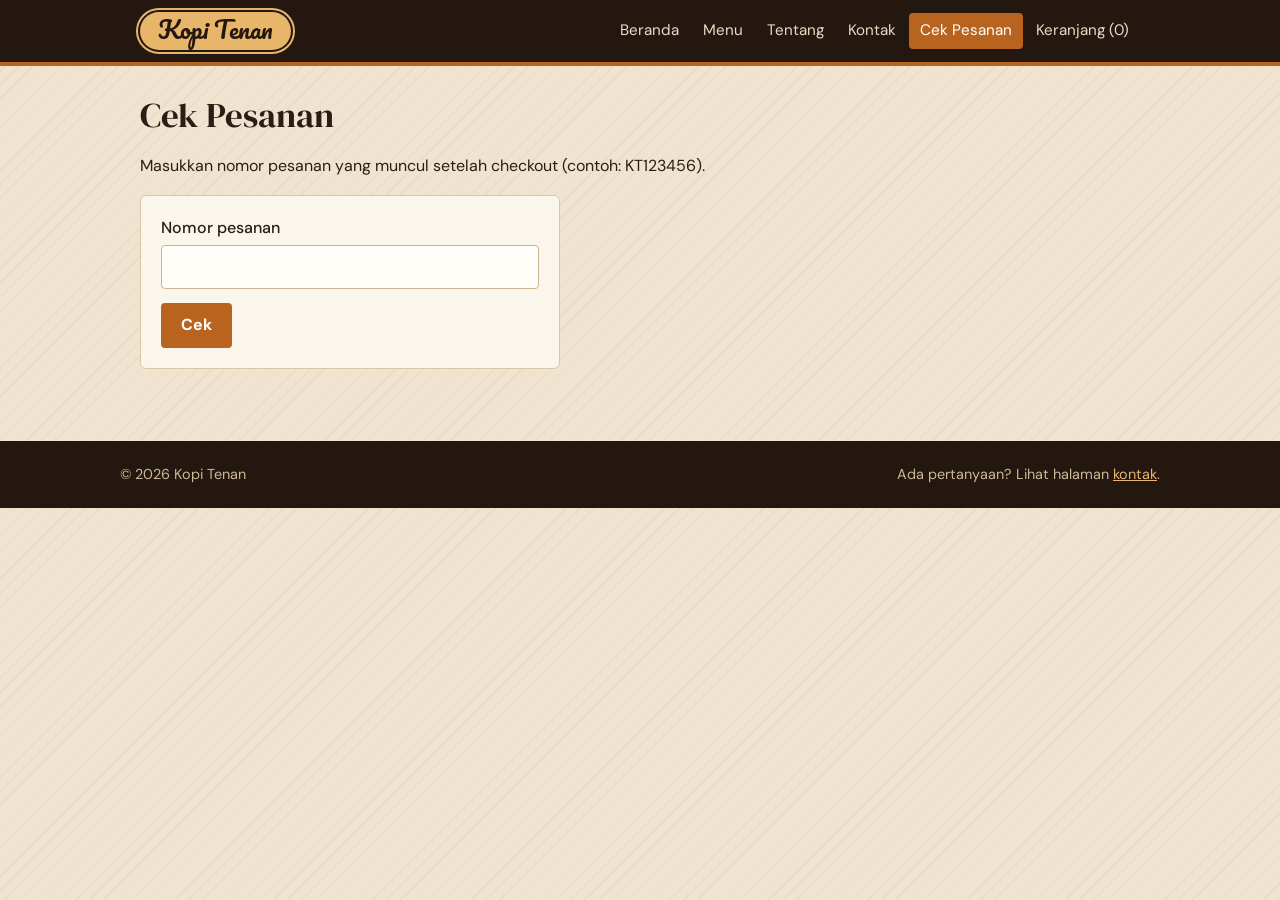
<file: kopitenan/kopitenan/status.html>
<!DOCTYPE html>
<html lang="id">
<head>
  <meta charset="UTF-8">
  <meta name="viewport" content="width=device-width, initial-scale=1.0">
  <title>Cek Pesanan | Kopi Tenan</title>
  <link rel="preconnect" href="https://fonts.googleapis.com">
  <link rel="preconnect" href="https://fonts.gstatic.com" crossorigin>
  <link href="https://fonts.googleapis.com/css2?family=DM+Sans:wght@400;500;700&family=DM+Serif+Display&family=Pacifico&display=swap" rel="stylesheet">
  <link rel="stylesheet" href="css/style.css">
</head>
<body data-halaman="status">

  <header class="atas">
    <div class="atas-isi">
      <a href="index.html" class="logo">Kopi Tenan</a>
      <nav>
        <a href="index.html">Beranda</a>
        <a href="menu.html">Menu</a>
        <a href="tentang.html">Tentang</a>
        <a href="kontak.html">Kontak</a>
        <a href="status.html" class="aktif">Cek Pesanan</a>
        <a href="keranjang.html">Keranjang (<span id="jml-keranjang">0</span>)</a>
      </nav>
    </div>
  </header>

  <main>
    <h1>Cek Pesanan</h1>
    <p>Masukkan nomor pesanan yang muncul setelah checkout (contoh: KT123456).</p>

    <form method="get" action="status.html" class="panel" style="max-width:420px; margin-bottom:24px">
      <label>Nomor pesanan
        <input type="text" name="no" id="nomor" required>
      </label>
      <button type="submit" class="tombol">Cek</button>
    </form>

    <div id="hasil-status"></div>
  </main>

  <footer class="bawah">
    <div class="bawah-isi">
      <span>&copy; 2026 Kopi Tenan</span>
      <span>Ada pertanyaan? Lihat halaman <a href="kontak.html">kontak</a>.</span>
    </div>
  </footer>

  <script src="js/data.js"></script>
  <script src="js/umum.js"></script>
  <script src="js/pelanggan.js"></script>
</body>
</html>
</file>
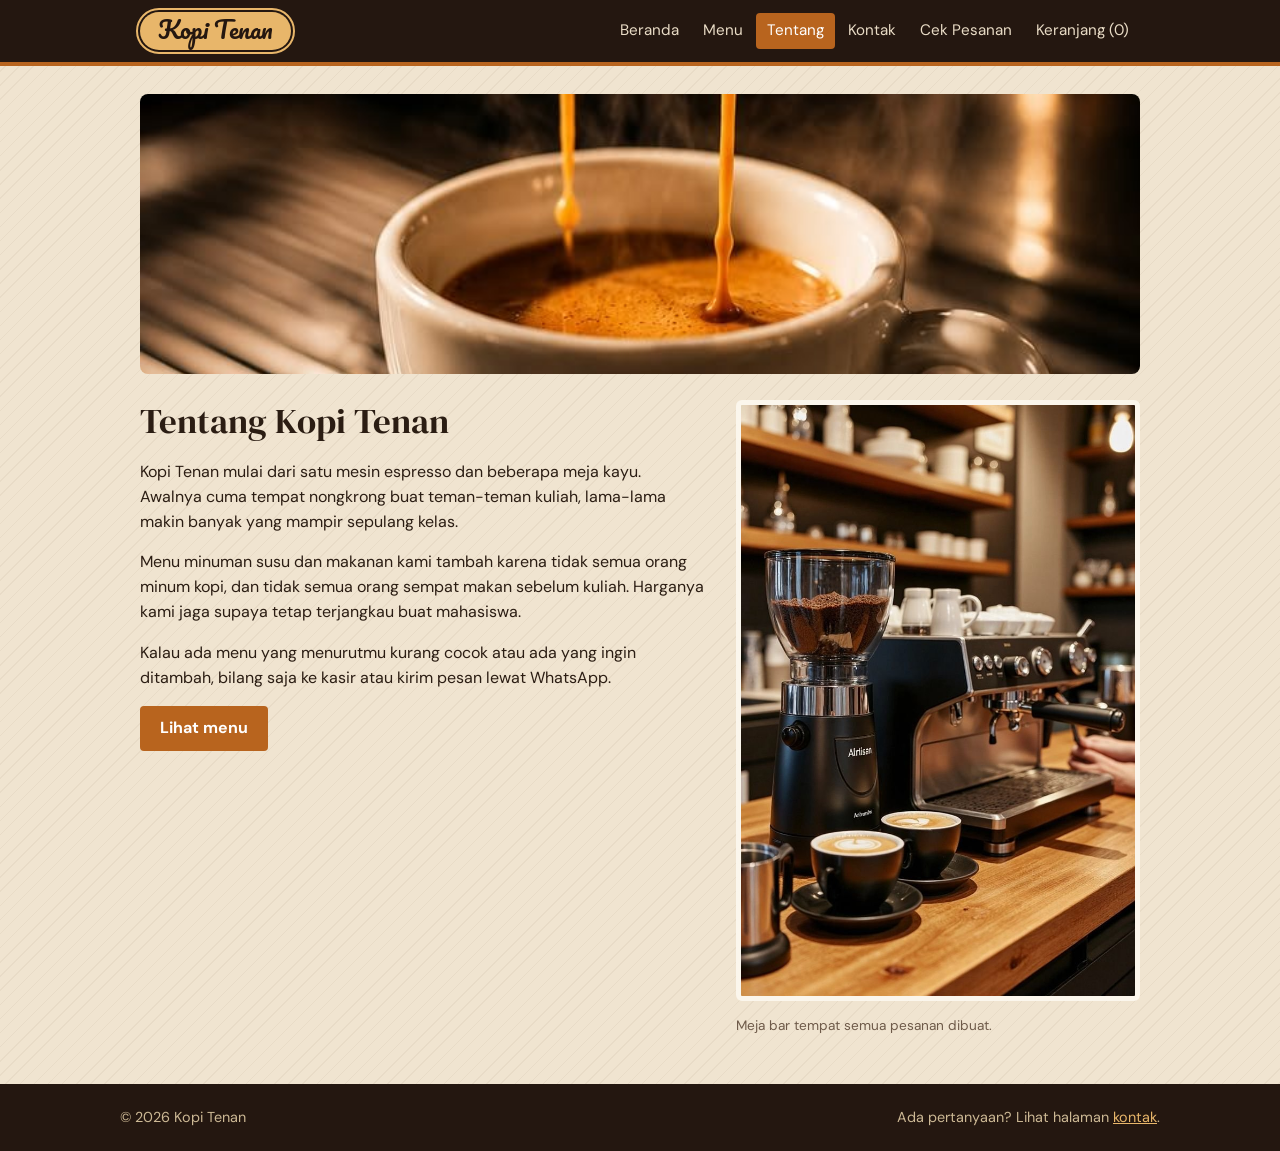
<file: kopitenan/kopitenan/tentang.html>
<!DOCTYPE html>
<html lang="id">
<head>
  <meta charset="UTF-8">
  <meta name="viewport" content="width=device-width, initial-scale=1.0">
  <title>Tentang Kami | Kopi Tenan</title>
  <link rel="preconnect" href="https://fonts.googleapis.com">
  <link rel="preconnect" href="https://fonts.gstatic.com" crossorigin>
  <link href="https://fonts.googleapis.com/css2?family=DM+Sans:wght@400;500;700&family=DM+Serif+Display&family=Pacifico&display=swap" rel="stylesheet">
  <link rel="stylesheet" href="css/style.css">
</head>
<body data-halaman="tentang">

  <header class="atas">
    <div class="atas-isi">
      <a href="index.html" class="logo">Kopi Tenan</a>
      <nav>
        <a href="index.html">Beranda</a>
        <a href="menu.html">Menu</a>
        <a href="tentang.html" class="aktif">Tentang</a>
        <a href="kontak.html">Kontak</a>
        <a href="status.html">Cek Pesanan</a>
        <a href="keranjang.html">Keranjang (<span id="jml-keranjang">0</span>)</a>
      </nav>
    </div>
  </header>

  <main>
    <img class="banner" src="images/espresso-tuang.jpg" alt="Espresso keluar dari mesin ke cangkir putih">

    <div class="tentang">
      <div>
        <h1>Tentang Kopi Tenan</h1>
        <p>Kopi Tenan mulai dari satu mesin espresso dan beberapa meja kayu. Awalnya cuma tempat nongkrong buat teman-teman kuliah, lama-lama makin banyak yang mampir sepulang kelas.</p>
        <p>Menu minuman susu dan makanan kami tambah karena tidak semua orang minum kopi, dan tidak semua orang sempat makan sebelum kuliah. Harganya kami jaga supaya tetap terjangkau buat mahasiswa.</p>
        <p>Kalau ada menu yang menurutmu kurang cocok atau ada yang ingin ditambah, bilang saja ke kasir atau kirim pesan lewat WhatsApp.</p>
        <p><a class="tombol" href="menu.html">Lihat menu</a></p>
      </div>
      <figure>
        <img src="images/suasana-bar.jpg" alt="Meja bar dengan mesin espresso dan grinder">
        <figcaption>Meja bar tempat semua pesanan dibuat.</figcaption>
      </figure>
    </div>
  </main>

  <footer class="bawah">
    <div class="bawah-isi">
      <span>&copy; 2026 Kopi Tenan</span>
      <span>Ada pertanyaan? Lihat halaman <a href="kontak.html">kontak</a>.</span>
    </div>
  </footer>

  <script src="js/data.js"></script>
  <script src="js/umum.js"></script>
  <script src="js/pelanggan.js"></script>
</body>
</html>
</file>
<file: kopitenan/kopitenan/css/style.css>
/* Kopi Tenan - stylesheet utama */

/* ---------- dasar ---------- */
:root {
  --kopi-tua: #241710;
  --krem: #f0e4d0;
  --kertas: #fbf6ec;
  --karamel: #b8641e;
  --karamel-gelap: #8f4a12;
  --hijau: #4f5d3d;
  --garis: #d9c7a8;
  --teks: #2b1d13;
  --teks-pudar: #6e5a49;
}

* { box-sizing: border-box; }
[hidden] { display: none !important; }

body {
  margin: 0;
  font-family: "DM Sans", Arial, sans-serif;
  line-height: 1.55;
  color: var(--teks);
  background-color: var(--krem);
  background-image: repeating-linear-gradient(135deg, rgba(90, 60, 30, 0.05) 0 1px, transparent 1px 10px);
}

h1, h2, h3 {
  font-family: "DM Serif Display", Georgia, serif;
  font-weight: 400;
  line-height: 1.2;
  margin: 0 0 0.5em;
}
h1 { font-size: 2.2rem; }
h2 { font-size: 1.5rem; }

a { color: var(--karamel-gelap); }
img { max-width: 100%; }

main {
  max-width: 1040px;
  margin: 0 auto;
  padding: 28px 20px 48px;
}

/* ---------- header ---------- */
.atas {
  background: var(--kopi-tua);
  border-bottom: 4px solid var(--karamel);
  position: sticky;
  top: 0;
  z-index: 10;
}
.atas-isi {
  max-width: 1040px;
  margin: 0 auto;
  padding: 12px 20px;
  display: flex;
  align-items: center;
  justify-content: space-between;
  gap: 12px;
  flex-wrap: wrap;
}
.logo {
  font-family: "Pacifico", cursive;
  font-size: 1.5rem;
  line-height: 1.3;
  text-decoration: none;
  color: var(--kopi-tua);
  background: #e8b66a;
  padding: 2px 18px 5px;
  border-radius: 30px;
  outline: 2px solid #e8b66a;
  outline-offset: 2px;
}
.logo small {
  font-family: "DM Sans", sans-serif;
  font-size: 0.7rem;
  letter-spacing: 0.1em;
  text-transform: uppercase;
  margin-left: 4px;
}
.atas nav { display: flex; flex-wrap: wrap; gap: 2px; }
.atas nav a {
  color: #e9dcc6;
  text-decoration: none;
  padding: 6px 11px;
  border-radius: 4px;
  font-size: 0.95rem;
}
.atas nav a:hover { background: rgba(255, 255, 255, 0.1); color: #fff; }
.atas nav a.aktif { background: var(--karamel); color: #fff; }

/* ---------- footer ---------- */
.bawah {
  background: var(--kopi-tua);
  color: #cdb995;
  font-size: 0.9rem;
  padding: 22px 20px;
}
.bawah-isi {
  max-width: 1040px;
  margin: 0 auto;
  display: flex;
  justify-content: space-between;
  gap: 12px;
  flex-wrap: wrap;
}
.bawah a { color: #e8b66a; }

/* ---------- hero beranda ---------- */
.hero {
  display: grid;
  grid-template-columns: 1.05fr 1fr;
  gap: 28px;
  align-items: center;
  padding: 36px;
  margin-bottom: 40px;
  border-radius: 8px;
  color: #f0e4d0;
  background-color: var(--kopi-tua);
  background-image: url("data:image/svg+xml,%3Csvg xmlns='http://www.w3.org/2000/svg' width='90' height='90'%3E%3Cg fill='none' stroke='%23e8b66a' stroke-opacity='.13' stroke-width='2'%3E%3Cg transform='rotate(-35 25 25)'%3E%3Cellipse cx='25' cy='25' rx='11' ry='16'/%3E%3Cpath d='M25 9Q31 25 25 41'/%3E%3C/g%3E%3Cg transform='rotate(30 68 66)'%3E%3Cellipse cx='68' cy='66' rx='11' ry='16'/%3E%3Cpath d='M68 50Q74 66 68 82'/%3E%3C/g%3E%3C/g%3E%3C/svg%3E");
}
.hero h1 {
  font-family: "Pacifico", cursive;
  font-size: 3.4rem;
  color: #e8b66a;
  margin: 4px 0 12px;
}
.hero p { margin: 0 0 14px; }
.kecil {
  text-transform: uppercase;
  letter-spacing: 0.12em;
  font-size: 0.75rem;
  color: #c9b08a;
}
.promo {
  border-left: 3px solid var(--karamel);
  padding-left: 12px;
  color: #f4dcae;
}
.aksi { display: flex; gap: 10px; flex-wrap: wrap; margin-top: 18px; }

.kolase { position: relative; height: 430px; }
.kolase img {
  position: absolute;
  aspect-ratio: 2 / 3;
  object-fit: cover;
  border: 5px solid var(--kertas);
  box-shadow: 0 6px 16px rgba(0, 0, 0, 0.35);
}
.kolase .satu { left: 0; top: 0; width: 56%; }
.kolase .dua { right: 0; bottom: 0; width: 52%; }

/* ---------- tombol ---------- */
.tombol, .tombol-garis, .tombol-kecil, button {
  font: inherit;
  cursor: pointer;
}
.tombol {
  display: inline-block;
  background: var(--karamel);
  color: #fff;
  border: 0;
  padding: 10px 20px;
  border-radius: 4px;
  text-decoration: none;
  font-weight: 700;
}
.tombol:hover { background: var(--karamel-gelap); }
.tombol:disabled { background: #b7a68f; cursor: not-allowed; }
.tombol-garis {
  display: inline-block;
  background: transparent;
  color: inherit;
  border: 1px solid currentColor;
  padding: 9px 18px;
  border-radius: 4px;
  text-decoration: none;
}
.tombol-kecil {
  background: #e9dcc3;
  border: 1px solid #c9b48f;
  border-radius: 3px;
  padding: 3px 9px;
  font-size: 0.85rem;
}
.tombol-kecil:hover { background: #ddcba8; }
.tombol-kecil.merah { color: #8c241c; }

/* ---------- blok umum ---------- */
.blok { margin-bottom: 40px; }
.judul-blok {
  display: flex;
  justify-content: space-between;
  align-items: baseline;
  gap: 10px;
}
.dua-kolom {
  display: grid;
  grid-template-columns: 1fr 1fr;
  gap: 20px;
  margin-bottom: 30px;
}
.panel {
  background: var(--kertas);
  border: 1px solid var(--garis);
  border-radius: 6px;
  padding: 20px;
}
.panel > :last-child { margin-bottom: 0; }
.catatan { color: var(--teks-pudar); margin-top: -6px; }

/* ---------- kartu menu ---------- */
.grid-menu {
  display: grid;
  grid-template-columns: repeat(auto-fill, minmax(200px, 1fr));
  gap: 18px;
}
.kartu {
  display: block;
  background: var(--kertas);
  border: 1px solid var(--garis);
  border-radius: 6px;
  overflow: hidden;
  text-decoration: none;
  color: var(--teks);
  transition: transform 0.15s;
}
.kartu:hover { transform: translateY(-3px); }
.kartu img, .foto-kosong {
  display: block;
  width: 100%;
  aspect-ratio: 1 / 1;
  object-fit: cover;
}
.foto-kosong {
  display: flex;
  align-items: center;
  justify-content: center;
  background: #e6d8bf;
  color: var(--teks-pudar);
  font-size: 0.85rem;
}
.kartu-isi { padding: 12px 14px 14px; }
.kartu h3 { font-size: 1.1rem; margin: 2px 0 4px; }
.kategori {
  font-size: 0.72rem;
  font-weight: 700;
  letter-spacing: 0.08em;
  text-transform: uppercase;
  color: var(--hijau);
}
.harga { margin: 0; font-weight: 700; color: var(--karamel-gelap); }
.habis {
  display: inline-block;
  margin-top: 6px;
  font-size: 0.75rem;
  background: #8c241c;
  color: #fff;
  padding: 1px 8px;
  border-radius: 3px;
}

/* ---------- pencarian & filter ---------- */
.bar-cari { margin: 16px 0 22px; }
.bar-cari input { max-width: 380px; }
.chips { display: flex; flex-wrap: wrap; gap: 8px; margin-top: 10px; }
.chip {
  background: var(--kertas);
  border: 1px solid #c9b48f;
  border-radius: 20px;
  padding: 5px 16px;
}
.chip.aktif { background: var(--kopi-tua); color: #f0e4d0; border-color: var(--kopi-tua); }

/* ---------- detail menu ---------- */
.detail { display: grid; grid-template-columns: 1fr 1fr; gap: 34px; align-items: start; }
.detail-foto img, .detail-foto .foto-kosong {
  width: 100%;
  border-radius: 6px;
  border: 1px solid var(--garis);
}
.harga-besar { font-size: 1.6rem; font-weight: 700; color: var(--karamel-gelap); margin: 10px 0 16px; }
.detail input[type="number"] { width: 100px; }

/* ---------- form ---------- */
label { display: block; font-weight: 500; margin-bottom: 14px; }
input, select, textarea {
  display: block;
  width: 100%;
  margin-top: 4px;
  padding: 9px 10px;
  font: inherit;
  background: #fffdf8;
  border: 1px solid #c9b48f;
  border-radius: 4px;
}
input[type="radio"], input[type="checkbox"] {
  display: inline-block;
  width: auto;
  margin: 0 6px 0 0;
}
.pilihan { font-weight: 400; margin-bottom: 8px; }
fieldset { border: 1px solid var(--garis); border-radius: 4px; margin: 0 0 16px; padding: 10px 14px 6px; }
legend { font-weight: 500; padding: 0 6px; }
.kotak-sempit { max-width: 380px; margin: 30px auto; }
.galat { color: #8c241c; }

/* ---------- tabel ---------- */
.tabel-bungkus { overflow-x: auto; margin-bottom: 20px; }
table { width: 100%; border-collapse: collapse; background: var(--kertas); }
th, td { padding: 10px 12px; text-align: left; border-bottom: 1px solid var(--garis); }
th {
  background: #ead9bd;
  font-size: 0.8rem;
  letter-spacing: 0.05em;
  text-transform: uppercase;
}
.jumlah-ubah { white-space: nowrap; }

/* ---------- ringkasan / checkout ---------- */
.checkout { display: grid; grid-template-columns: 1.3fr 1fr; gap: 24px; align-items: start; }
.baris-ringkas {
  display: flex;
  justify-content: space-between;
  gap: 12px;
  padding: 7px 0;
  border-bottom: 1px solid var(--garis);
}
.baris-ringkas.total { font-weight: 700; font-size: 1.1rem; border-bottom: 0; }
.ringkasan { max-width: 420px; margin-left: auto; }

/* ---------- status pesanan ---------- */
.langkah { display: flex; flex-wrap: wrap; gap: 6px; list-style: none; padding: 0; margin: 12px 0 18px; }
.langkah li {
  padding: 4px 13px;
  font-size: 0.85rem;
  border: 1px solid var(--garis);
  border-radius: 20px;
  color: var(--teks-pudar);
}
.langkah li.sekarang { background: var(--hijau); border-color: var(--hijau); color: #fff; }
.lencana { display: inline-block; padding: 2px 10px; border-radius: 3px; font-size: 0.8rem; background: #f3dfa8; }
.lencana.s1 { background: #cfe0f2; }
.lencana.s2 { background: #d3e6c7; }
.lencana.s3 { background: #e1e1e1; }
.lencana.s4 { background: #efc6c1; }

/* ---------- tentang ---------- */
.banner {
  display: block;
  width: 100%;
  height: 280px;
  object-fit: cover;
  object-position: center 58%;
  border-radius: 8px;
  margin-bottom: 26px;
}
.tentang { display: grid; grid-template-columns: 1.4fr 1fr; gap: 30px; align-items: start; }
.tentang figure { margin: 0; }
.tentang figure img { width: 100%; border-radius: 6px; border: 5px solid var(--kertas); }
.tentang figcaption { font-size: 0.85rem; color: var(--teks-pudar); margin-top: 6px; }

/* ---------- admin ---------- */
.stat-grid { display: grid; grid-template-columns: repeat(auto-fit, minmax(180px, 1fr)); gap: 14px; margin-bottom: 24px; }
.stat { background: var(--kertas); border: 1px solid var(--garis); border-left: 5px solid var(--karamel); border-radius: 6px; padding: 14px 18px; }
.stat span { display: block; font-size: 0.85rem; color: var(--teks-pudar); }
.stat strong { font-size: 1.6rem; }
.pesanan { background: var(--kertas); border: 1px solid var(--garis); border-radius: 6px; padding: 16px 18px; margin-bottom: 14px; }
.pesanan header { display: flex; justify-content: space-between; gap: 10px; flex-wrap: wrap; margin-bottom: 6px; }
.pesanan select { width: auto; display: inline-block; }

/* ---------- layar kecil ---------- */
@media (max-width: 780px) {
  .hero, .dua-kolom, .detail, .checkout, .tentang { grid-template-columns: 1fr; }
  .hero { padding: 24px; }
  .hero h1 { font-size: 2.8rem; }
  .kolase { height: 380px; }
  .ringkasan { max-width: none; }
  .banner { height: 180px; }
}
</file>
